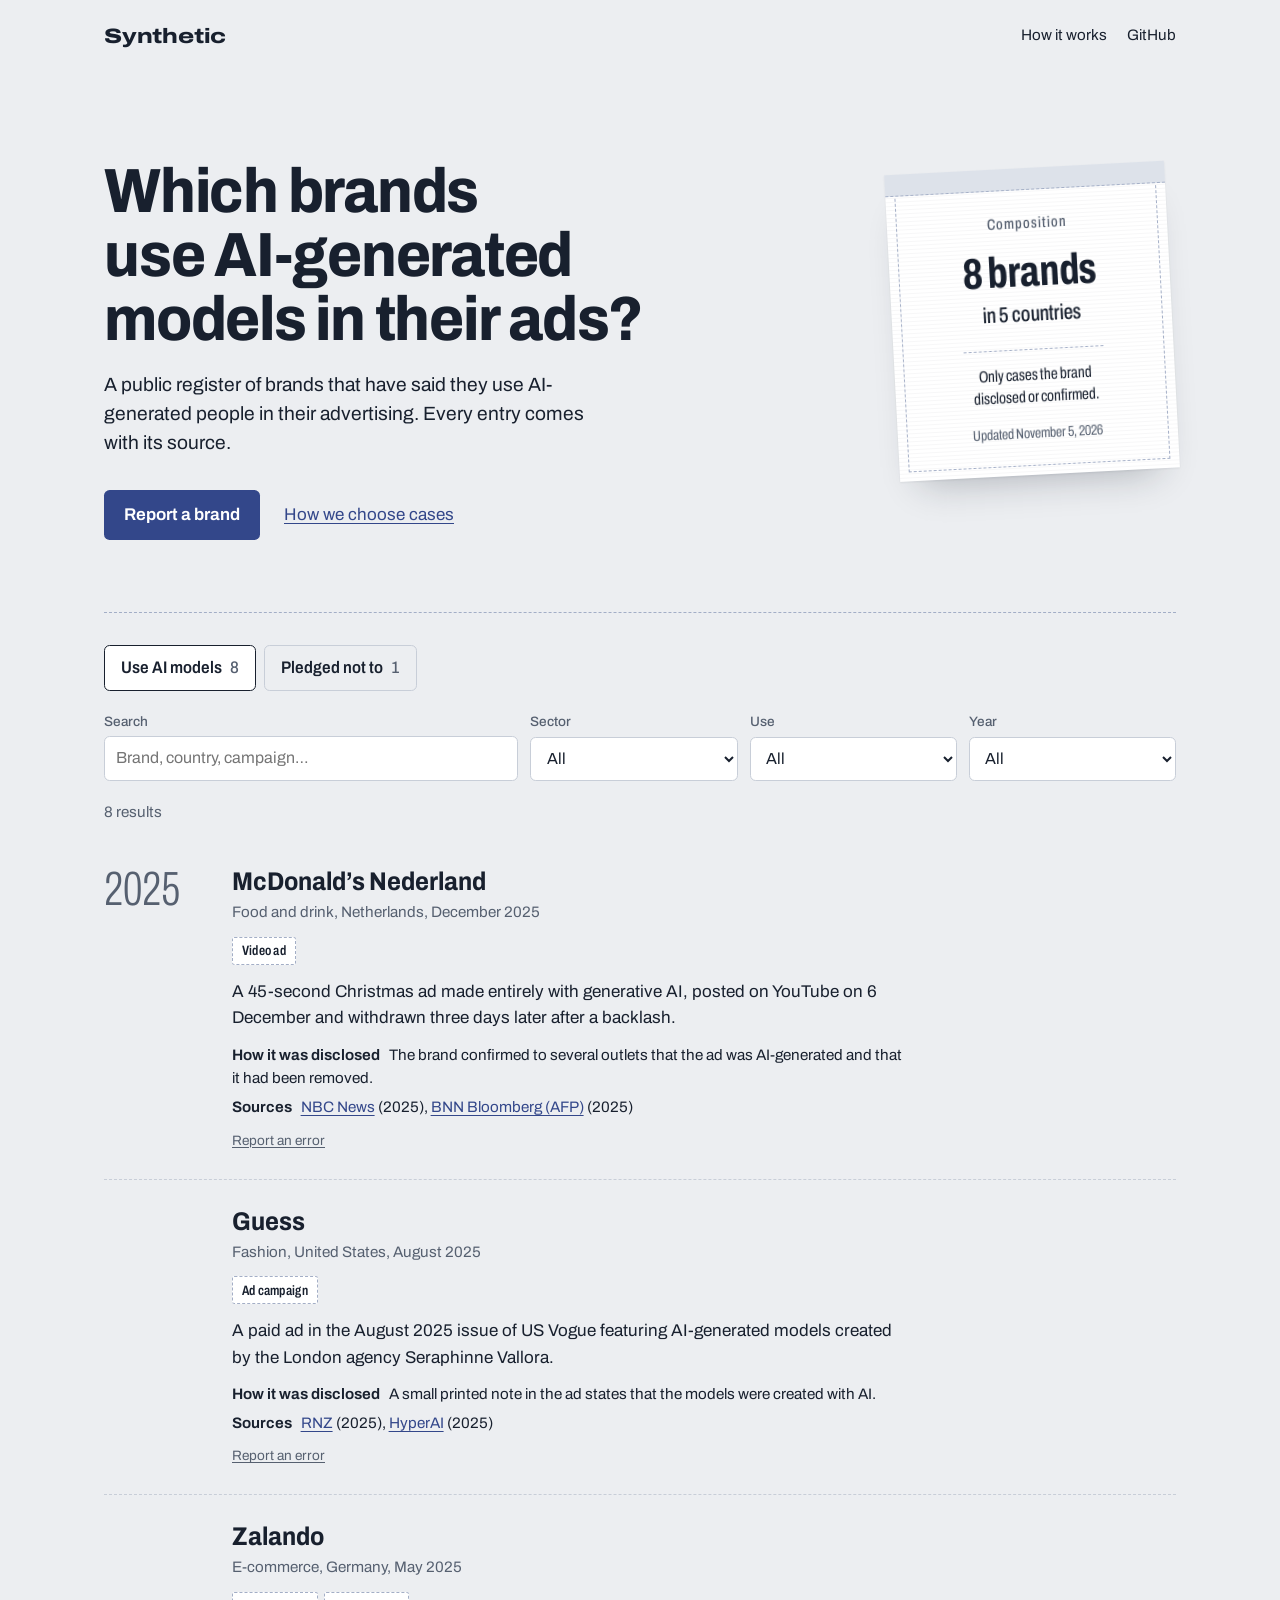
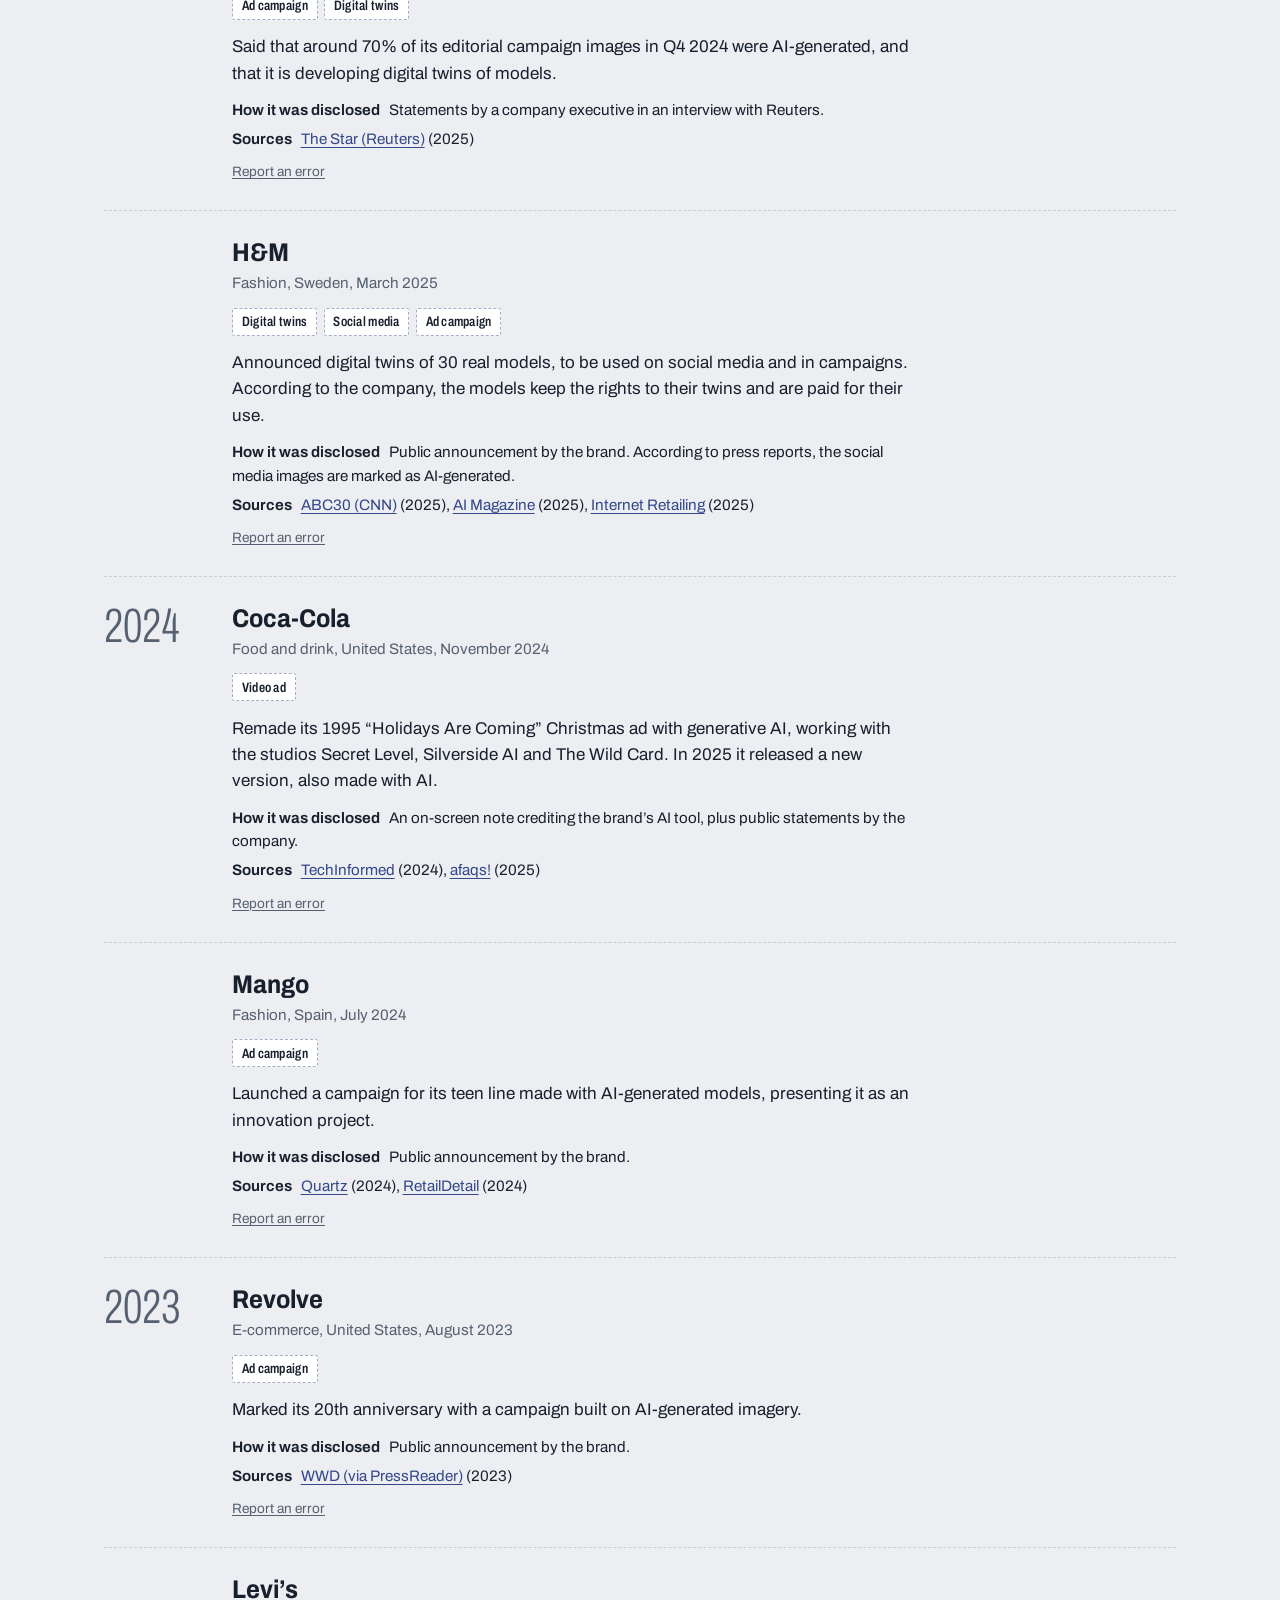
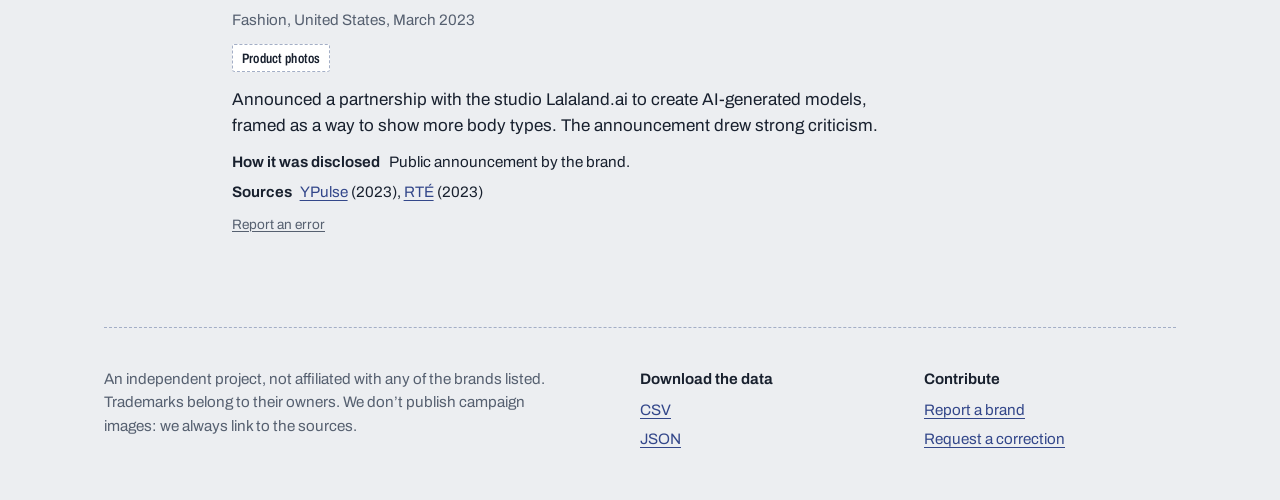
<file: index.html>
<!doctype html>
<html lang="en">
<head>
  <meta name="robots" content="noindex">
  <meta charset="utf-8">
  <meta name="viewport" content="width=device-width, initial-scale=1">
  <title>Synthetic: brands that use AI-generated models</title>
  <meta name="description" content="A public, sourced register of brands that have said they use AI-generated people in their advertising.">

  <!-- Preview for social media and chat apps: replace YOUR-USERNAME with your GitHub username -->
  <meta property="og:type" content="website">
  <meta property="og:title" content="Synthetic: which brands use AI-generated models in their ads?">
  <meta property="og:description" content="A public, sourced register of the brands that have said so.">
  <meta property="og:url" content="https://YOUR-USERNAME.github.io/synthetic/">
  <meta property="og:image" content="https://YOUR-USERNAME.github.io/synthetic/assets/og-image.png">
  <meta name="twitter:card" content="summary_large_image">

  <link rel="icon" href="assets/favicon.svg" type="image/svg+xml">
  <link rel="preload" href="assets/fonts/archivo-latin-wdth-normal.woff2" as="font" type="font/woff2" crossorigin>
  <link rel="stylesheet" href="assets/style.css">
</head>
<body>

  <div class="wrap">
    <header class="site-header">
      <a class="wordmark" href="./">Synthetic</a>
      <nav class="nav">
        <a href="how-it-works.html">How it works</a>
        <a href="#" data-link="repo" rel="noopener">GitHub</a>
      </nav>
    </header>

    <main>
      <section class="hero">
        <div>
          <h1>Which brands use AI-generated models in their ads?</h1>
          <p class="hero-intro">A public register of brands that have said they use AI-generated people in their advertising. Every entry comes with its source.</p>
          <div class="actions">
            <a class="button" href="#" data-link="report" rel="noopener" target="_blank">Report a brand</a>
            <a href="how-it-works.html">How we choose cases</a>
          </div>
        </div>

        <aside class="care-label" aria-live="polite">
          <p class="care-label-title">Composition</p>
          <p class="care-label-big" id="label-brands">–</p>
          <p class="care-label-sub" id="label-countries"></p>
          <p class="care-label-rule">Only cases the brand disclosed or confirmed.</p>
          <p class="care-label-updated" id="label-updated"></p>
        </aside>
      </section>

      <section class="registry" aria-labelledby="registry-title">
        <h2 class="visually-hidden" id="registry-title">Register</h2>

        <div class="registry-head">
          <div class="tabs" role="group" aria-label="Show">
            <button type="button" class="tab" data-category="ai" aria-pressed="true">
              <span>Use AI models</span>
              <span class="tab-count"></span>
            </button>
            <button type="button" class="tab" data-category="no-ai" aria-pressed="false">
              <span>Pledged not to</span>
              <span class="tab-count"></span>
            </button>
          </div>

          <div class="filters">
            <div class="field field-search">
              <label for="search">Search</label>
              <input type="search" id="search" autocomplete="off" placeholder="Brand, country, campaign…">
            </div>
            <div class="field">
              <label for="filter-sector">Sector</label>
              <select id="filter-sector"></select>
            </div>
            <div class="field" id="filter-use-wrap">
              <label for="filter-use">Use</label>
              <select id="filter-use"></select>
            </div>
            <div class="field">
              <label for="filter-year">Year</label>
              <select id="filter-year"></select>
            </div>
          </div>

          <div class="results-bar">
            <span id="count" aria-live="polite"></span>
            <button type="button" class="linklike" id="clear" hidden>Clear filters</button>
          </div>
        </div>

        <div class="status" id="status" hidden></div>
        <ol class="entries" id="list"></ol>
      </section>
    </main>

    <footer class="site-footer">
      <div class="footer-grid">
        <div>
          <p>An independent project, not affiliated with any of the brands listed. Trademarks belong to their owners. We don’t publish campaign images: we always link to the sources.</p>
        </div>
        <div>
          <h2>Download the data</h2>
          <ul>
            <li><button type="button" class="linklike" id="download-csv">CSV</button></li>
            <li><a href="data/brands.json">JSON</a></li>
          </ul>
        </div>
        <div>
          <h2>Contribute</h2>
          <ul>
            <li><a href="#" data-link="report" rel="noopener" target="_blank">Report a brand</a></li>
            <li><a href="#" data-link="correct" rel="noopener" target="_blank">Request a correction</a></li>
            <li data-email hidden><a href="#">Email us</a></li>
          </ul>
        </div>
      </div>
    </footer>
  </div>

  <script src="assets/config.js"></script>
  <script src="assets/common.js"></script>
  <script src="assets/app.js"></script>
</body>
</html>
</file>
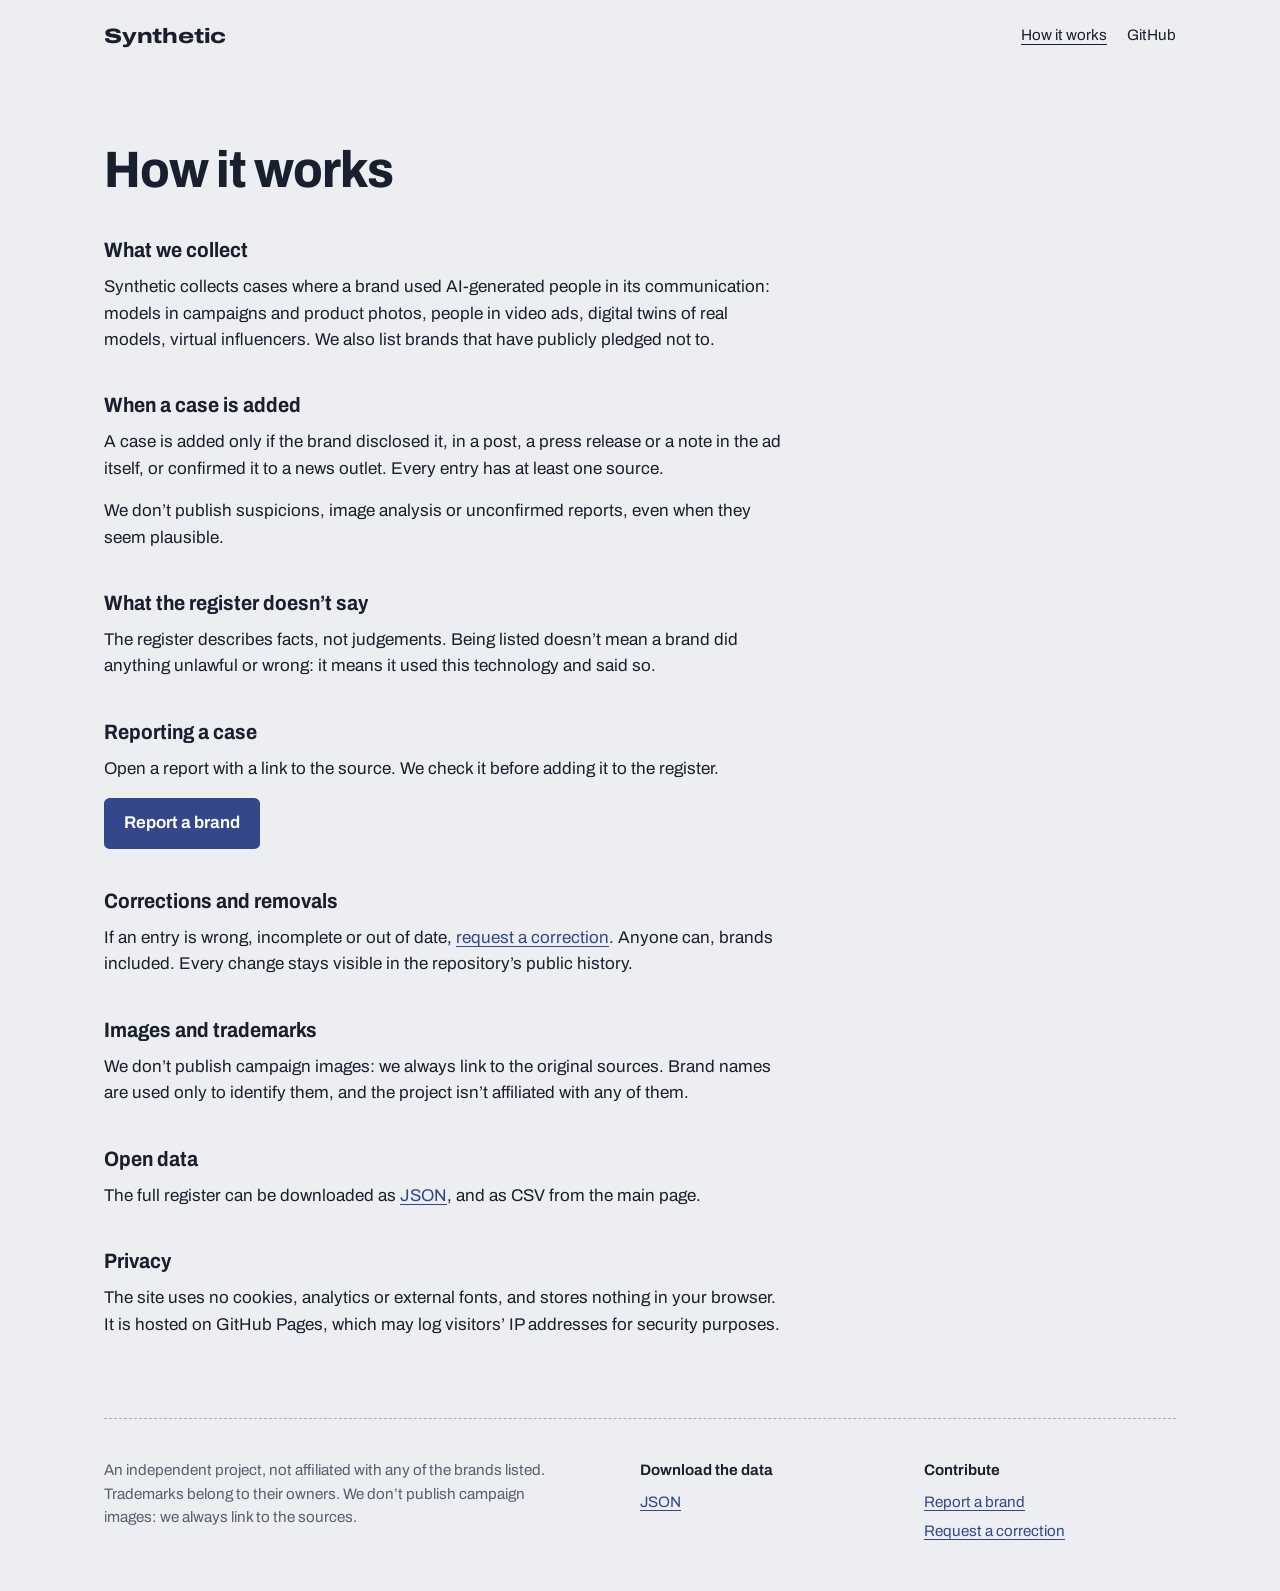
<file: how-it-works.html>
<!doctype html>
<html lang="en">
<head>
  <meta name="robots" content="noindex">
  <meta charset="utf-8">
  <meta name="viewport" content="width=device-width, initial-scale=1">
  <title>How it works: Synthetic</title>
  <meta name="description" content="How Synthetic chooses cases, how to report one and how to request a correction.">
  <link rel="icon" href="assets/favicon.svg" type="image/svg+xml">
  <link rel="preload" href="assets/fonts/archivo-latin-wdth-normal.woff2" as="font" type="font/woff2" crossorigin>
  <link rel="stylesheet" href="assets/style.css">
</head>
<body>

  <div class="wrap">
    <header class="site-header">
      <a class="wordmark" href="./">Synthetic</a>
      <nav class="nav">
        <a href="how-it-works.html" aria-current="page">How it works</a>
        <a href="#" data-link="repo" rel="noopener">GitHub</a>
      </nav>
    </header>

    <main class="prose">

      <article>
        <h1>How it works</h1>

        <h2>What we collect</h2>
        <p>Synthetic collects cases where a brand used AI-generated people in its communication: models in campaigns and product photos, people in video ads, digital twins of real models, virtual influencers. We also list brands that have publicly pledged not to.</p>

        <h2>When a case is added</h2>
        <p>A case is added only if the brand disclosed it, in a post, a press release or a note in the ad itself, or confirmed it to a news outlet. Every entry has at least one source.</p>
        <p>We don’t publish suspicions, image analysis or unconfirmed reports, even when they seem plausible.</p>

        <h2>What the register doesn’t say</h2>
        <p>The register describes facts, not judgements. Being listed doesn’t mean a brand did anything unlawful or wrong: it means it used this technology and said so.</p>

        <h2>Reporting a case</h2>
        <p>Open a report with a link to the source. We check it before adding it to the register.</p>
        <p><a class="button" href="#" data-link="report" rel="noopener" target="_blank">Report a brand</a></p>

        <h2>Corrections and removals</h2>
        <p>If an entry is wrong, incomplete or out of date, <a href="#" data-link="correct" rel="noopener" target="_blank">request a correction</a>. Anyone can, brands included. Every change stays visible in the repository’s public history.</p>
        <p data-email hidden>You can also <a href="#">email us</a>.</p>

        <h2>Images and trademarks</h2>
        <p>We don’t publish campaign images: we always link to the original sources. Brand names are used only to identify them, and the project isn’t affiliated with any of them.</p>

        <h2>Open data</h2>
        <p>The full register can be downloaded as <a href="data/brands.json">JSON</a>, and as CSV from the main page.</p>

        <h2>Privacy</h2>
        <p>The site uses no cookies, analytics or external fonts, and stores nothing in your browser. It is hosted on GitHub Pages, which may log visitors’ IP addresses for security purposes.</p>
      </article>

    </main>

    <footer class="site-footer">
      <div class="footer-grid">
        <div>
          <p>An independent project, not affiliated with any of the brands listed. Trademarks belong to their owners. We don’t publish campaign images: we always link to the sources.</p>
        </div>
        <div>
          <h2>Download the data</h2>
          <ul>
            <li><a href="data/brands.json">JSON</a></li>
          </ul>
        </div>
        <div>
          <h2>Contribute</h2>
          <ul>
            <li><a href="#" data-link="report" rel="noopener" target="_blank">Report a brand</a></li>
            <li><a href="#" data-link="correct" rel="noopener" target="_blank">Request a correction</a></li>
            <li data-email hidden><a href="#">Email us</a></li>
          </ul>
        </div>
      </div>
    </footer>
  </div>

  <script src="assets/config.js"></script>
  <script src="assets/common.js"></script>
</body>
</html>
</file>
<file: assets/style.css>
/* ---------- Local font (Archivo, SIL OFL licence: see fonts/OFL.txt) ---------- */

@font-face {
  font-family: "Archivo";
  src: url("fonts/archivo-latin-wdth-normal.woff2") format("woff2-variations"),
       url("fonts/archivo-latin-wdth-normal.woff2") format("woff2");
  font-weight: 100 900;
  font-stretch: 62% 125%;
  font-style: normal;
  font-display: swap;
  unicode-range: U+0000-00FF, U+0131, U+0152-0153, U+02BB-02BC, U+02C6, U+02DA, U+02DC, U+0304, U+0308, U+0329, U+2000-206F, U+20AC, U+2122, U+2191, U+2193, U+2212, U+2215, U+FEFF, U+FFFD;
}

@font-face {
  font-family: "Archivo";
  src: url("fonts/archivo-latin-ext-wdth-normal.woff2") format("woff2-variations"),
       url("fonts/archivo-latin-ext-wdth-normal.woff2") format("woff2");
  font-weight: 100 900;
  font-stretch: 62% 125%;
  font-style: normal;
  font-display: swap;
  unicode-range: U+0100-02BA, U+02BD-02C5, U+02C7-02CC, U+02CE-02D7, U+02DD-02FF, U+0304, U+0308, U+0329, U+1D00-1DBF, U+1E00-1E9F, U+1EF2-1EFF, U+2020, U+20A0-20AB, U+20AD-20C0, U+2113, U+2C60-2C7F, U+A720-A7FF;
}

/* ---------- Colours and sizes ---------- */

:root {
  color-scheme: light;
  --bg: #eceef1;
  --surface: #ffffff;
  --ink: #18202e;
  --muted: #566070;
  --line: #c8ced8;
  --thread: #33478a;
  --on-thread: #ffffff;
  --stitch: #a3aec6;
  --fold: #dde2ea;
  --weave: rgba(24, 32, 46, 0.035);
  --shadow: rgba(24, 32, 46, 0.3);
  --shadow-soft: rgba(24, 32, 46, 0.08);

  --font: "Archivo", ui-sans-serif, system-ui, -apple-system, "Segoe UI", Roboto, "Helvetica Neue", Arial, sans-serif;
  --measure: 68ch;
}

@media (prefers-color-scheme: dark) {
  :root {
    color-scheme: dark;
    --bg: #131821;
    --surface: #1d2430;
    --ink: #e7eaf0;
    --muted: #9ba4b4;
    --line: #313a4a;
    --thread: #aebdf2;
    --on-thread: #131821;
    --stitch: #4d5875;
    --fold: #262e3c;
    --weave: rgba(255, 255, 255, 0.025);
    --shadow: rgba(0, 0, 0, 0.6);
    --shadow-soft: rgba(0, 0, 0, 0.3);
  }
}

/* ---------- Base ---------- */

*,
*::before,
*::after {
  box-sizing: border-box;
}

[hidden] {
  display: none !important;
}

html {
  -webkit-text-size-adjust: 100%;
}

body {
  margin: 0;
  background: var(--bg);
  color: var(--ink);
  font-family: var(--font);
  font-size: 1.0625rem;
  line-height: 1.55;
  font-stretch: 100%;
}

a {
  color: var(--thread);
  text-decoration-thickness: 1px;
  text-underline-offset: 0.18em;
}

a:hover {
  text-decoration-thickness: 2px;
}

:focus-visible {
  outline: 2px solid var(--thread);
  outline-offset: 2px;
}

.visually-hidden {
  position: absolute;
  width: 1px;
  height: 1px;
  overflow: hidden;
  clip: rect(0 0 0 0);
  white-space: nowrap;
}

.wrap {
  max-width: 72rem;
  margin: 0 auto;
  padding-inline: clamp(1rem, 4vw, 2.5rem);
}

/* ---------- Header ---------- */

.site-header {
  display: flex;
  flex-wrap: wrap;
  align-items: center;
  justify-content: space-between;
  gap: 0.75rem 1.5rem;
  padding-block: 1.25rem;
}

.wordmark {
  color: var(--ink);
  text-decoration: none;
  font-size: 1.3rem;
  font-weight: 800;
  font-stretch: 125%;
  letter-spacing: -0.01em;
}

.nav {
  display: flex;
  flex-wrap: wrap;
  align-items: center;
  gap: 0.5rem 1.25rem;
  font-size: 0.95rem;
}

.nav a {
  color: var(--ink);
  text-decoration: none;
}

.nav a:hover,
.nav a[aria-current="page"] {
  text-decoration: underline;
  text-underline-offset: 0.25em;
}

/* ---------- Hero ---------- */

.hero {
  display: grid;
  grid-template-columns: minmax(0, 1fr) auto;
  gap: clamp(2rem, 6vw, 5rem);
  align-items: start;
  padding-block: clamp(2.5rem, 7vw, 5.5rem) clamp(2.5rem, 6vw, 4.5rem);
}

.hero h1 {
  margin: 0 0 1.25rem;
  max-width: 16ch;
  font-size: clamp(2.2rem, 5.4vw, 3.9rem);
  font-weight: 760;
  font-stretch: 92%;
  line-height: 1.02;
  letter-spacing: -0.02em;
  text-wrap: balance;
}

.hero-intro {
  margin: 0 0 2rem;
  max-width: 46ch;
  font-size: 1.2rem;
  line-height: 1.5;
}

.actions {
  display: flex;
  flex-wrap: wrap;
  align-items: center;
  gap: 0.75rem 1.5rem;
}

.button {
  display: inline-block;
  padding: 0.75rem 1.25rem;
  border-radius: 0.35rem;
  background: var(--thread);
  color: var(--on-thread);
  font-weight: 650;
  text-decoration: none;
}

.button:hover {
  filter: brightness(1.08);
}

/* The composition label: the site's only "decorative" element, and it still carries real data. */

.care-label {
  --tilt: -3deg;
  position: relative;
  width: 17.5rem;
  margin: 0.5rem 0.75rem 0 0;
  padding: 2.75rem 1.6rem 1.9rem;
  background-color: var(--surface);
  background-image: repeating-linear-gradient(0deg, transparent 0 3px, var(--weave) 3px 4px);
  text-align: center;
  font-stretch: 72%;
  transform: rotate(var(--tilt));
  transform-origin: 50% 0;
  box-shadow: 0 24px 36px -22px var(--shadow), 0 1px 2px var(--shadow-soft);
  animation: swing 1.6s cubic-bezier(0.2, 0.7, 0.2, 1) 0.2s both;
}

.care-label::before {
  content: "";
  position: absolute;
  inset: 0.55rem;
  border: 1.5px dashed var(--stitch);
  pointer-events: none;
}

.care-label::after {
  content: "";
  position: absolute;
  inset: 0 0 auto;
  height: 1.4rem;
  background: var(--fold);
  border-bottom: 1.5px dashed var(--stitch);
}

.care-label p {
  margin: 0;
}

.care-label-title {
  margin-bottom: 0.9rem !important;
  color: var(--muted);
  font-size: 0.95rem;
  font-weight: 500;
  letter-spacing: 0.06em;
}

.care-label-big {
  font-size: 2.7rem;
  font-weight: 720;
  line-height: 1;
  letter-spacing: -0.01em;
  font-variant-numeric: tabular-nums;
}

.care-label-sub {
  margin: 0.3rem 0 1.1rem !important;
  font-size: 1.35rem;
  font-weight: 500;
}

.care-label-rule {
  max-width: 20ch;
  margin: 0 auto 0.9rem !important;
  padding-top: 0.9rem;
  border-top: 1.5px dashed var(--stitch);
  font-size: 1rem;
  line-height: 1.35;
}

.care-label-updated {
  color: var(--muted);
  font-size: 0.9rem;
}

@keyframes swing {
  0% { transform: rotate(-12deg); }
  55% { transform: rotate(1.5deg); }
  80% { transform: rotate(-4.5deg); }
  100% { transform: rotate(var(--tilt)); }
}

/* ---------- Register ---------- */

.registry {
  padding-bottom: 4rem;
}

.registry-head {
  display: grid;
  gap: 1.25rem;
  padding-top: 2rem;
  border-top: 1.5px dashed var(--stitch);
}

.tabs {
  display: flex;
  flex-wrap: wrap;
  gap: 0.5rem;
}

.tab {
  display: inline-flex;
  align-items: baseline;
  gap: 0.5rem;
  padding: 0.55rem 1rem;
  border: 1.5px solid var(--line);
  border-radius: 0.35rem;
  background: transparent;
  color: var(--ink);
  font: inherit;
  font-size: 1.05rem;
  font-weight: 600;
  font-stretch: 88%;
  cursor: pointer;
}

.tab[aria-pressed="true"] {
  border-color: var(--ink);
  background: var(--surface);
}

.tab-count {
  color: var(--muted);
  font-weight: 500;
  font-variant-numeric: tabular-nums;
}

.filters {
  display: grid;
  grid-template-columns: minmax(12rem, 2fr) repeat(3, minmax(8rem, 1fr));
  gap: 0.75rem;
  align-items: end;
}

.field {
  display: flex;
  flex-direction: column;
  gap: 0.3rem;
  min-width: 0;
}

.field label {
  color: var(--muted);
  font-size: 0.85rem;
  font-weight: 500;
}

.field input,
.field select {
  width: 100%;
  min-width: 0;
  min-height: 2.75rem;
  padding: 0.55rem 0.7rem;
  border: 1.5px solid var(--line);
  border-radius: 0.35rem;
  background: var(--surface);
  color: var(--ink);
  font: inherit;
  font-size: 1rem;
}

.field input:focus-visible,
.field select:focus-visible {
  border-color: var(--thread);
}

.results-bar {
  display: flex;
  flex-wrap: wrap;
  align-items: baseline;
  justify-content: space-between;
  gap: 0.5rem 1rem;
  color: var(--muted);
  font-size: 0.95rem;
}

.linklike {
  padding: 0;
  border: 0;
  background: none;
  color: var(--thread);
  font: inherit;
  text-decoration: underline;
  text-decoration-thickness: 1px;
  text-underline-offset: 0.18em;
  cursor: pointer;
}

.status {
  padding-block: 2rem;
  max-width: var(--measure);
}

.status p {
  margin: 0 0 0.5rem;
}

.entries {
  list-style: none;
  margin: 1rem 0 0;
  padding: 0;
}

.entry {
  display: grid;
  grid-template-columns: 6.5rem minmax(0, 1fr);
  gap: 1.5rem;
  padding-block: 1.75rem;
  border-top: 1.5px dashed var(--line);
}

.entry:first-child {
  border-top: 0;
}

.entry-year {
  color: var(--muted);
  font-size: 3rem;
  font-weight: 300;
  font-stretch: 62%;
  line-height: 0.9;
  font-variant-numeric: tabular-nums;
}

.entry-body {
  max-width: var(--measure);
}

.entry-brand {
  margin: 0;
  font-size: 1.6rem;
  font-weight: 720;
  font-stretch: 90%;
  line-height: 1.1;
}

.entry-meta {
  margin: 0.3rem 0 0.75rem;
  color: var(--muted);
  font-size: 0.95rem;
}

.tags {
  display: flex;
  flex-wrap: wrap;
  gap: 0.4rem;
  margin: 0 0 0.9rem;
  padding: 0;
  list-style: none;
}

.tag {
  padding: 0.15rem 0.55rem;
  border: 1.5px dashed var(--stitch);
  border-radius: 0.15rem;
  background: var(--surface);
  font-size: 0.85rem;
  font-weight: 600;
  font-stretch: 75%;
  letter-spacing: 0.02em;
}

.entry-note {
  margin: 0 0 0.75rem;
}

.entry-detail {
  margin: 0 0 0.35rem;
  font-size: 0.95rem;
}

.entry-key {
  margin-right: 0.35rem;
  font-weight: 650;
}

.entry-fix {
  margin: 0.6rem 0 0;
  font-size: 0.85rem;
}

.entry-fix a {
  color: var(--muted);
}

/* ---------- "How it works" page ---------- */

.prose {
  max-width: var(--measure);
  padding-block: clamp(2.5rem, 6vw, 4.5rem) 4rem;
}

.prose h1 {
  margin: 0 0 2rem;
  font-size: clamp(2rem, 4.5vw, 3.2rem);
  font-weight: 760;
  font-stretch: 92%;
  line-height: 1.05;
  letter-spacing: -0.02em;
}

.prose h2 {
  margin: 2.25rem 0 0.5rem;
  font-size: 1.3rem;
  font-weight: 700;
  font-stretch: 90%;
}

.prose p {
  margin: 0 0 1rem;
}

/* ---------- Footer ---------- */

.site-footer {
  padding-block: 2.5rem 3rem;
  border-top: 1.5px dashed var(--stitch);
  color: var(--muted);
  font-size: 0.95rem;
}

.footer-grid {
  display: grid;
  grid-template-columns: 2fr 1fr 1fr;
  gap: 2rem;
}

.footer-grid h2 {
  margin: 0 0 0.5rem;
  color: var(--ink);
  font-size: 0.95rem;
  font-weight: 650;
}

.footer-grid p {
  margin: 0;
  max-width: 52ch;
}

.footer-grid ul {
  display: grid;
  gap: 0.35rem;
  margin: 0;
  padding: 0;
  list-style: none;
}

/* ---------- Small screens ---------- */

@media (max-width: 760px) {
  .hero {
    grid-template-columns: 1fr;
  }

  .care-label {
    --tilt: -2deg;
    justify-self: center;
  }

  .filters {
    grid-template-columns: repeat(2, minmax(0, 1fr));
  }

  .field-search {
    grid-column: 1 / -1;
  }

  .footer-grid {
    grid-template-columns: 1fr;
  }
}

@media (max-width: 640px) {
  .entry {
    grid-template-columns: 1fr;
    gap: 0.4rem;
  }

  .entry-year {
    font-size: 2.25rem;
  }

  .entry-year:empty {
    display: none;
  }
}

@media (prefers-reduced-motion: reduce) {
  .care-label {
    animation: none;
  }
}
</file>
